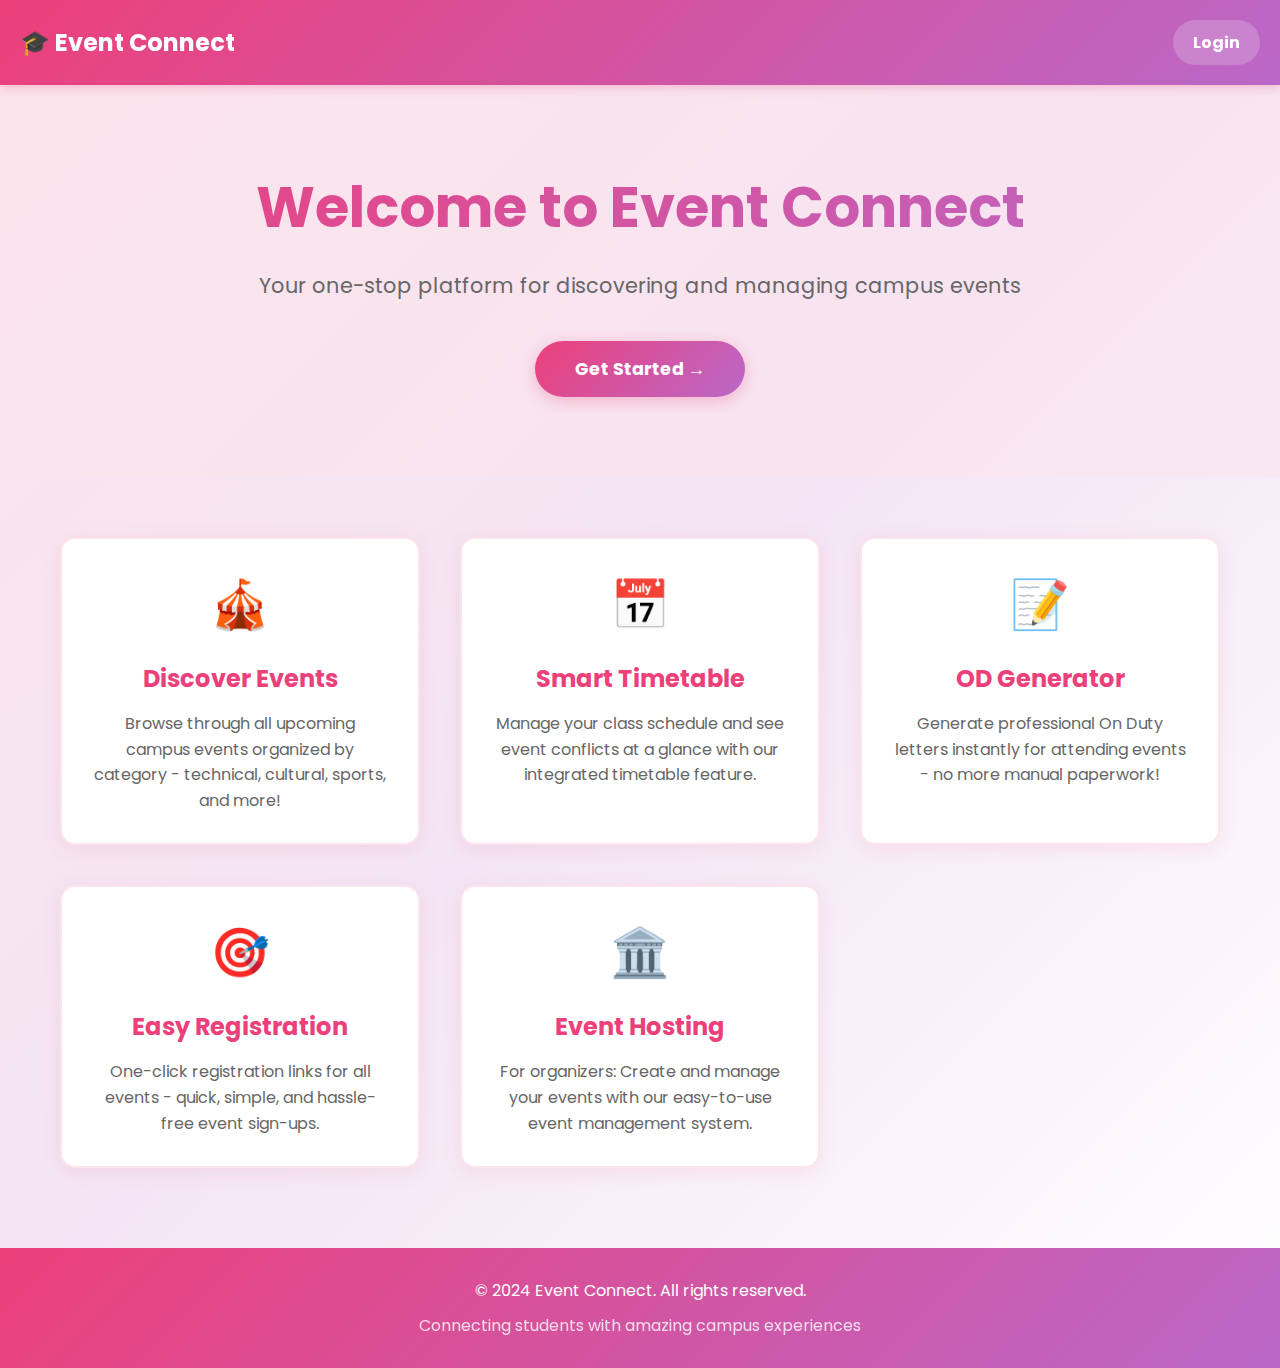
<file: index.html>
<!DOCTYPE html>
<html lang="en">
<head>
  <meta charset="UTF-8">
  <meta name="viewport" content="width=device-width, initial-scale=1.0">
  <title>Welcome to Event Connect</title>
  <link href="https://fonts.googleapis.com/css2?family=Poppins:wght@400;600&display=swap" rel="stylesheet">
  
  <style>
    * {
      margin: 0;
      padding: 0;
      box-sizing: border-box;
    }

    body {
      font-family: 'Poppins', sans-serif;
      background: linear-gradient(135deg, #fce4ec 0%, #f3e5f5 50%, #ffffff 100%);
      color: #333;
      min-height: 100vh;
    }

    .header {
      background: linear-gradient(135deg, #ec407a 0%, #ba68c8 100%);
      padding: 20px;
      position: sticky;
      top: 0;
      z-index: 100;
      box-shadow: 0 2px 10px rgba(236, 64, 122, 0.3);
    }

    .header-content {
      max-width: 1400px;
      margin: 0 auto;
      display: flex;
      justify-content: space-between;
      align-items: center;
      flex-wrap: wrap;
      gap: 20px;
    }

    .logo {
      color: white;
      font-weight: bold;
      font-size: 1.5rem;
    }

    .login-btn {
      background: rgba(255,255,255,0.2);
      color: white;
      padding: 10px 20px;
      border: none;
      border-radius: 25px;
      cursor: pointer;
      font-weight: bold;
      transition: all 0.3s;
      backdrop-filter: blur(10px);
      text-decoration: none;
      display: inline-block;
    }

    .login-btn:hover {
      background: rgba(255,255,255,0.3);
      transform: translateY(-2px);
    }

    .hero {
      text-align: center;
      padding: 80px 20px;
      background: rgba(252, 228, 236, 0.5);
    }

    .hero h1 {
      font-size: 3.5rem;
      margin-bottom: 20px;
      background: linear-gradient(135deg, #ec407a 0%, #ba68c8 100%);
      -webkit-background-clip: text;
      -webkit-text-fill-color: transparent;
      background-clip: text;
    }

    .hero p {
      color: #666;
      font-size: 1.3rem;
      margin-bottom: 40px;
    }

    .cta-button {
      background: linear-gradient(135deg, #ec407a, #ba68c8);
      color: white;
      padding: 15px 40px;
      border: none;
      border-radius: 30px;
      font-size: 1.1rem;
      font-weight: bold;
      cursor: pointer;
      text-decoration: none;
      display: inline-block;
      transition: all 0.3s;
      box-shadow: 0 4px 15px rgba(236, 64, 122, 0.3);
    }

    .cta-button:hover {
      transform: translateY(-3px);
      box-shadow: 0 8px 25px rgba(236, 64, 122, 0.4);
    }

    .features {
      max-width: 1200px;
      margin: 60px auto;
      padding: 0 20px;
      display: grid;
      grid-template-columns: repeat(auto-fit, minmax(300px, 1fr));
      gap: 40px;
    }

    .feature-card {
      background: white;
      padding: 30px;
      border-radius: 15px;
      box-shadow: 0 4px 20px rgba(236, 64, 122, 0.1);
      text-align: center;
      transition: all 0.3s;
      border: 2px solid #fce4ec;
    }

    .feature-card:hover {
      transform: translateY(-5px);
      box-shadow: 0 8px 30px rgba(236, 64, 122, 0.2);
      border-color: #ec407a;
    }

    .feature-icon {
      font-size: 3rem;
      margin-bottom: 20px;
    }

    .feature-card h3 {
      color: #ec407a;
      margin-bottom: 15px;
      font-size: 1.5rem;
    }

    .feature-card p {
      color: #666;
      line-height: 1.6;
    }

    .footer {
      background: linear-gradient(135deg, #ec407a 0%, #ba68c8 100%);
      color: white;
      text-align: center;
      padding: 30px 20px;
      margin-top: 80px;
    }

    @media (max-width: 768px) {
      .hero h1 {
        font-size: 2.5rem;
      }
      
      .hero p {
        font-size: 1.1rem;
      }
      
      .features {
        grid-template-columns: 1fr;
      }
    }
  </style>
</head>
<body>
  <div class="header">
    <div class="header-content">
      <div class="logo">
        🎓 Event Connect
      </div>
      <a href="login.html" class="login-btn">Login</a>
    </div>
  </div>

  <div class="hero">
    <h1>Welcome to Event Connect</h1>
    <p>Your one-stop platform for discovering and managing campus events</p>
    <a href="login.html" class="cta-button">Get Started →</a>
  </div>

  <div class="features">
    <div class="feature-card">
      <div class="feature-icon">🎪</div>
      <h3>Discover Events</h3>
      <p>Browse through all upcoming campus events organized by category - technical, cultural, sports, and more!</p>
    </div>

    <div class="feature-card">
      <div class="feature-icon">📅</div>
      <h3>Smart Timetable</h3>
      <p>Manage your class schedule and see event conflicts at a glance with our integrated timetable feature.</p>
    </div>

    <div class="feature-card">
      <div class="feature-icon">📝</div>
      <h3>OD Generator</h3>
      <p>Generate professional On Duty letters instantly for attending events - no more manual paperwork!</p>
    </div>


    <div class="feature-card">
      <div class="feature-icon">🎯</div>
      <h3>Easy Registration</h3>
      <p>One-click registration links for all events - quick, simple, and hassle-free event sign-ups.</p>
    </div>

    <div class="feature-card">
      <div class="feature-icon">🏛️</div>
      <h3>Event Hosting</h3>
      <p>For organizers: Create and manage your events with our easy-to-use event management system.</p>
    </div>
  </div>

  <div class="footer">
    <p>&copy; 2024 Event Connect. All rights reserved.</p>
    <p style="margin-top: 10px; opacity: 0.8;">Connecting students with amazing campus experiences</p>
  </div>
</body>
</html>
</file>
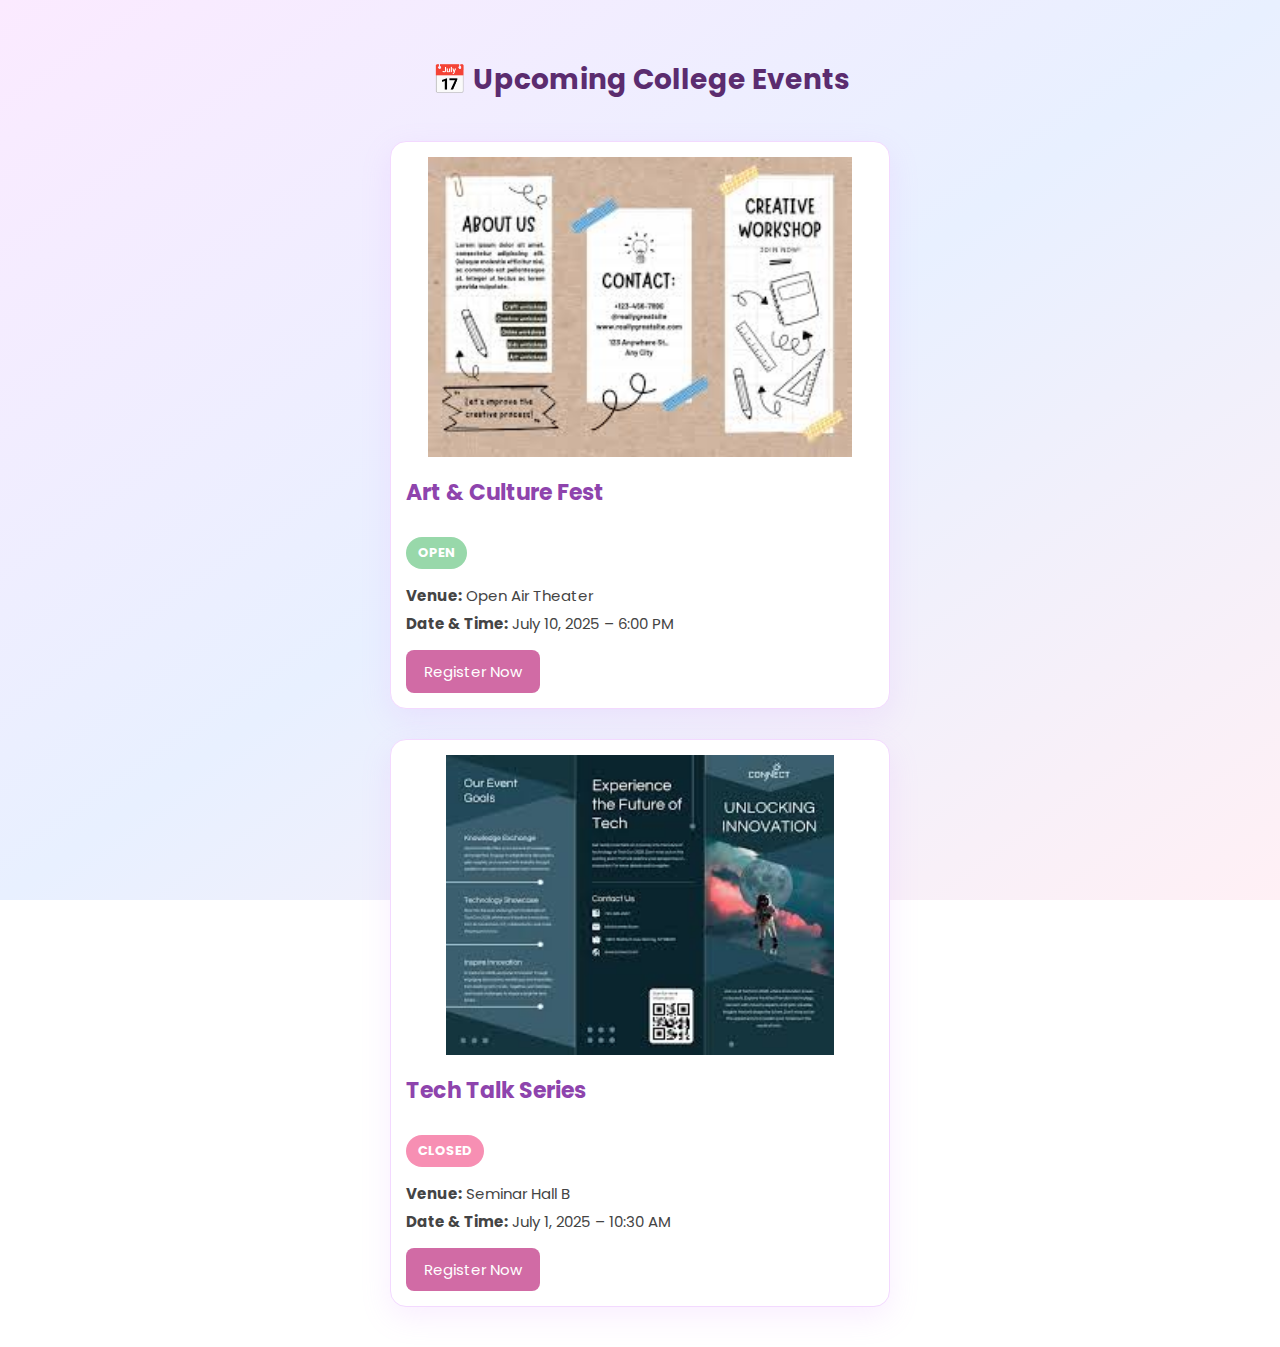
<file: event_feed_design.html>
<!DOCTYPE html>
<html>
<head>
  <title>Upcoming Events</title>

  <!-- Cute font -->
  <link href="https://fonts.googleapis.com/css2?family=Poppins:wght@400;600&display=swap" rel="stylesheet">

  <style>
    body {
      font-family: 'Poppins', sans-serif;
      background: linear-gradient(to bottom right, #fbeaff, #e8f0ff, #fff0f5);
      background-attachment: fixed;
      margin: 0;
      padding: 40px 20px;
    }

    h1 {
      text-align: center;
      color: #5b2c6f;
      margin-bottom: 40px;
      font-size: 28px;
    }

    .event-container {
      display: flex;
      flex-direction: column;
      gap: 30px;
      max-width: 500px;
      margin: auto;
    }

    .event-card {
      background: white;
      border-radius: 16px;
      border: 1px solid #f3d9ff;
      box-shadow: 0 10px 30px rgba(218, 143, 255, 0.15);
      padding: 15px;
    }

    .event-card img {
      width: 100%;
      max-height: 300px;
      object-fit: contain;
      border-radius: 12px;
      margin-bottom: 12px;
    }

    .event-card h2 {
      margin-top: 0;
      font-size: 22px;
      color: #8e44ad;
    }

    .event-info p {
      margin: 5px 0;
      font-size: 15px;
      color: #444;
    }

    .register-btn {
      display: inline-block;
      background: #d16ba5;
      color: white;
      padding: 10px 18px;
      border-radius: 8px;
      text-decoration: none;
      font-size: 15px;
      margin-top: 10px;
      transition: 0.3s ease;
    }

    .register-btn:hover {
      background: #c45099;
    }

    .status {
      display: inline-block;
      padding: 6px 12px;
      font-size: 13px;
      font-weight: bold;
      color: white;
      border-radius: 50px;
      margin-top: 10px;
      margin-bottom: 10px;
    }

    .status.open {
      background-color: #98d8aa; /* minty green */
    }

    .status.closed {
      background-color: #f78fb3; /* soft pink red */
    }
  </style>
</head>
<body>

  <h1>📅 Upcoming College Events</h1>

  <div class="event-container">
    
    <!-- Event 1 -->
    <div class="event-card">
      <img src="img1.jpeg" alt="Event Brochure">
      <h2>Art & Culture Fest</h2>
      <div class="status open">OPEN</div>
      <div class="event-info">
        <p><strong>Venue:</strong> Open Air Theater</p>
        <p><strong>Date & Time:</strong> July 10, 2025 – 6:00 PM</p>
        <a class="register-btn" href="https://example.com" target="_blank">Register Now</a>
      </div>
    </div>

    <!-- Event 2 -->
    <div class="event-card">
      <img src="img2.jpeg" alt="Event Brochure">
      <h2>Tech Talk Series</h2>
      <div class="status closed">CLOSED</div>
      <div class="event-info">
        <p><strong>Venue:</strong> Seminar Hall B</p>
        <p><strong>Date & Time:</strong> July 1, 2025 – 10:30 AM</p>
        <a class="register-btn" href="https://example.com" target="_blank">Register Now</a>
      </div>
    </div>

  </div>

</body>
</html>
</file>
